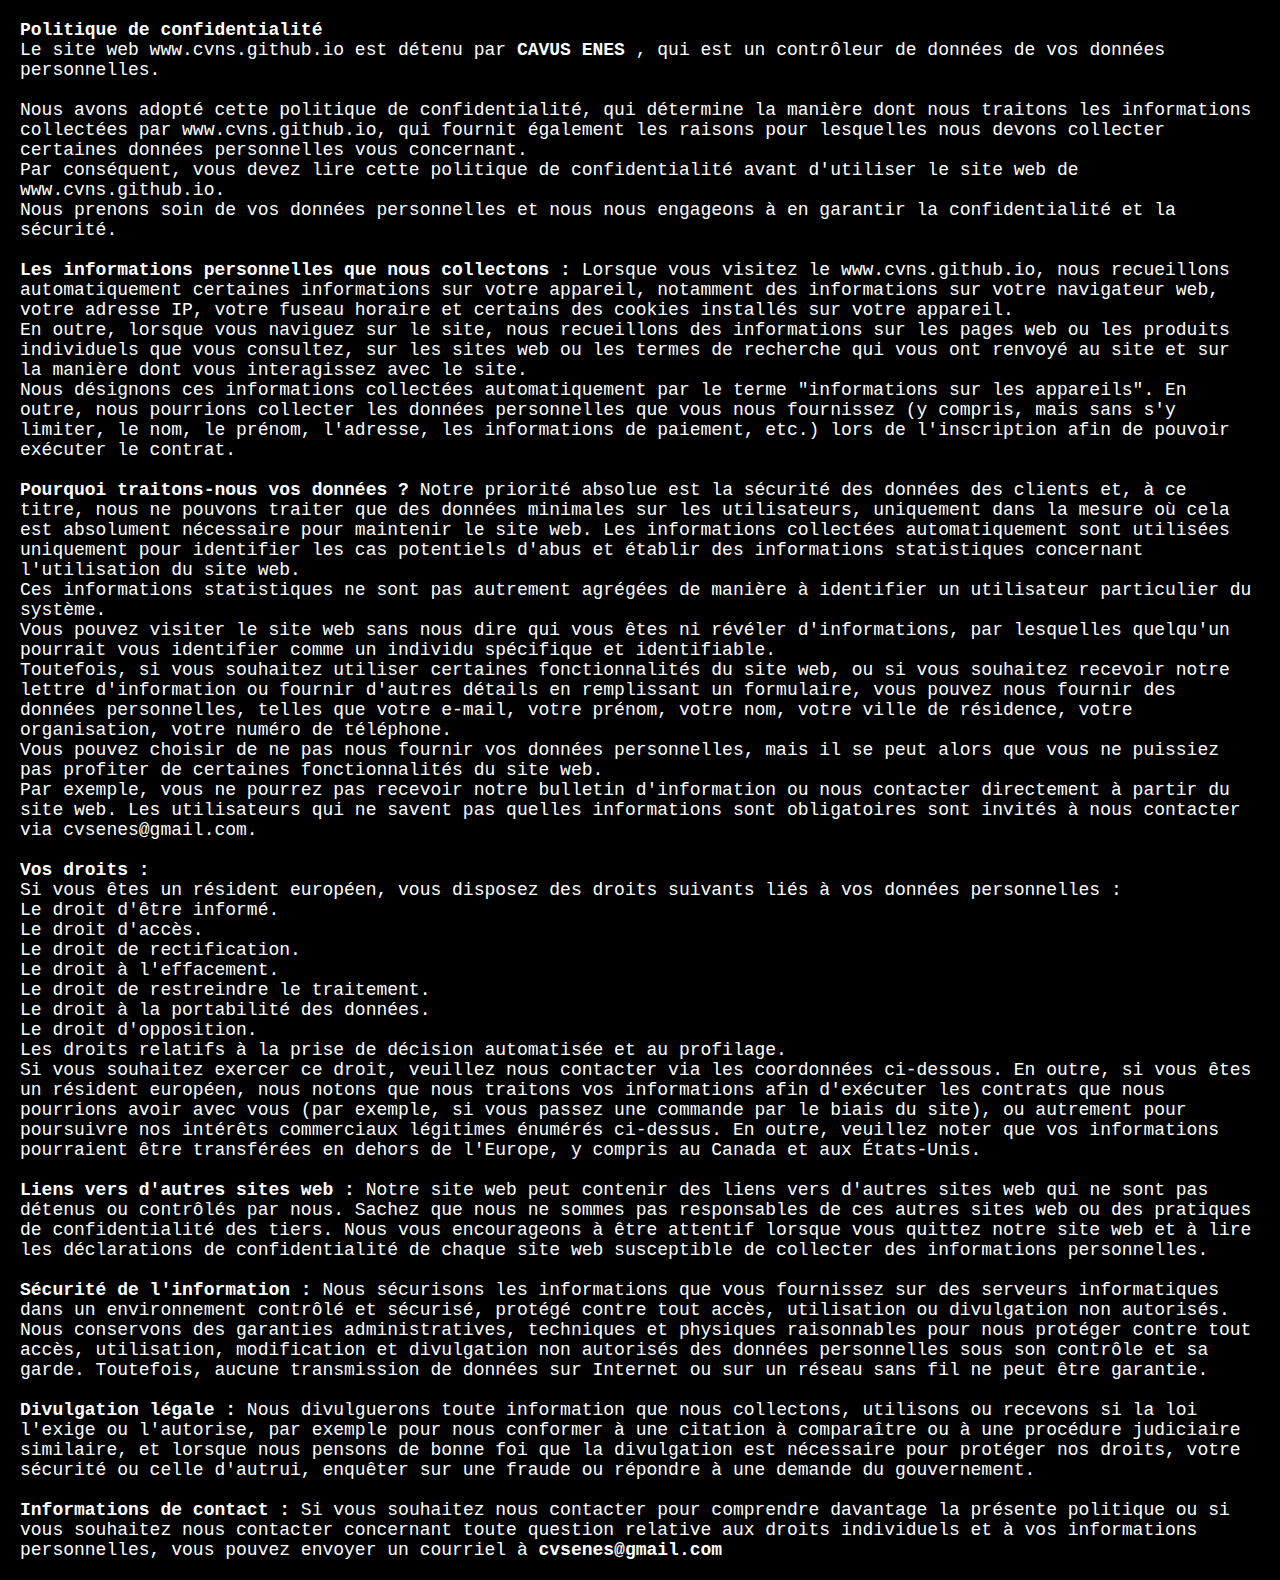
<file: pc.html>
<!DOCTYPE html>
<html lang="fr">
<head>
    <meta charset="UTF-8">
    <meta http-equiv="X-UA-Compatible" content="IE=edge">
    <meta name="viewport" content="width=device-width, initial-scale=1.0">
    <link rel="stylesheet" href="pc.css">
    <title>Politique de Confidentialité</title>

</head>
<body>
    <b> Politique de confidentialité</b> <br>
Le site web www.cvns.github.io est détenu par <b>CAVUS ENES </b>, qui est un contrôleur de données de vos données personnelles.

<br><br>Nous avons adopté cette politique de confidentialité, qui détermine la manière dont nous traitons les informations collectées par www.cvns.github.io, qui fournit également les raisons pour lesquelles nous devons collecter certaines données personnelles vous concernant. <br>Par conséquent, vous devez lire cette politique de confidentialité avant d'utiliser le site web de www.cvns.github.io.

<br>Nous prenons soin de vos données personnelles et nous nous engageons à en garantir la confidentialité et la sécurité.

<b><br><br>Les informations personnelles que nous collectons :</b>
Lorsque vous visitez le www.cvns.github.io, nous recueillons automatiquement certaines informations sur votre appareil, notamment des informations sur votre navigateur web, votre adresse IP, votre fuseau horaire et certains des cookies installés sur votre appareil.<br> En outre, lorsque vous naviguez sur le site, nous recueillons des informations sur les pages web ou les produits individuels que vous consultez, sur les sites web ou les termes de recherche qui vous ont renvoyé au site et sur la manière dont vous interagissez avec le site.<br> Nous désignons ces informations collectées automatiquement par le terme "informations sur les appareils". En outre, nous pourrions collecter les données personnelles que vous nous fournissez (y compris, mais sans s'y limiter, le nom, le prénom, l'adresse, les informations de paiement, etc.) lors de l'inscription afin de pouvoir exécuter le contrat.

<br><br><b>Pourquoi traitons-nous vos données ?</b>
Notre priorité absolue est la sécurité des données des clients et, à ce titre, nous ne pouvons traiter que des données minimales sur les utilisateurs, uniquement dans la mesure où cela est absolument nécessaire pour maintenir le site web. Les informations collectées automatiquement sont utilisées uniquement pour identifier les cas potentiels d'abus et établir des informations statistiques concernant l'utilisation du site web.<br>Ces informations statistiques ne sont pas autrement agrégées de manière à identifier un utilisateur particulier du système.

<br>Vous pouvez visiter le site web sans nous dire qui vous êtes ni révéler d'informations, par lesquelles quelqu'un pourrait vous identifier comme un individu spécifique et identifiable.<br> Toutefois, si vous souhaitez utiliser certaines fonctionnalités du site web, ou si vous souhaitez recevoir notre lettre d'information ou fournir d'autres détails en remplissant un formulaire, vous pouvez nous fournir des données personnelles, telles que votre e-mail, votre prénom, votre nom, votre ville de résidence, votre organisation, votre numéro de téléphone. <br>Vous pouvez choisir de ne pas nous fournir vos données personnelles, mais il se peut alors que vous ne puissiez pas profiter de certaines fonctionnalités du site web.<br> Par exemple, vous ne pourrez pas recevoir notre bulletin d'information ou nous contacter directement à partir du site web. Les utilisateurs qui ne savent pas quelles informations sont obligatoires sont invités à nous contacter via cvsenes@gmail.com.

<br><br><b> Vos droits : </b><br>
Si vous êtes un résident européen, vous disposez des droits suivants liés à vos données personnelles :

<br>Le droit d'être informé.
<br>Le droit d'accès.
<br>Le droit de rectification.
<br>Le droit à l'effacement.
<br>Le droit de restreindre le traitement.
<br>Le droit à la portabilité des données.
<br>Le droit d'opposition.
<br>Les droits relatifs à la prise de décision automatisée et au profilage.
<br>Si vous souhaitez exercer ce droit, veuillez nous contacter via les coordonnées ci-dessous.

En outre, si vous êtes un résident européen, nous notons que nous traitons vos informations afin d'exécuter les contrats que nous pourrions avoir avec vous (par exemple, si vous passez une commande par le biais du site), ou autrement pour poursuivre nos intérêts commerciaux légitimes énumérés ci-dessus. En outre, veuillez noter que vos informations pourraient être transférées en dehors de l'Europe, y compris au Canada et aux États-Unis.

<br><br><b>Liens vers d'autres sites web :</b>
Notre site web peut contenir des liens vers d'autres sites web qui ne sont pas détenus ou contrôlés par nous. Sachez que nous ne sommes pas responsables de ces autres sites web ou des pratiques de confidentialité des tiers. Nous vous encourageons à être attentif lorsque vous quittez notre site web et à lire les déclarations de confidentialité de chaque site web susceptible de collecter des informations personnelles.

<br><br><b>Sécurité de l'information :</b>
Nous sécurisons les informations que vous fournissez sur des serveurs informatiques dans un environnement contrôlé et sécurisé, protégé contre tout accès, utilisation ou divulgation non autorisés. Nous conservons des garanties administratives, techniques et physiques raisonnables pour nous protéger contre tout accès, utilisation, modification et divulgation non autorisés des données personnelles sous son contrôle et sa garde. Toutefois, aucune transmission de données sur Internet ou sur un réseau sans fil ne peut être garantie.

<br><br><b>Divulgation légale : </b>
Nous divulguerons toute information que nous collectons, utilisons ou recevons si la loi l'exige ou l'autorise, par exemple pour nous conformer à une citation à comparaître ou à une procédure judiciaire similaire, et lorsque nous pensons de bonne foi que la divulgation est nécessaire pour protéger nos droits, votre sécurité ou celle d'autrui, enquêter sur une fraude ou répondre à une demande du gouvernement.

<br><br><b> Informations de contact : </b>
Si vous souhaitez nous contacter pour comprendre davantage la présente politique ou si vous souhaitez nous contacter concernant toute question relative aux droits individuels et à vos informations personnelles, vous pouvez envoyer un courriel à <b>cvsenes@gmail.com</b>
</body>
</html>
</file>
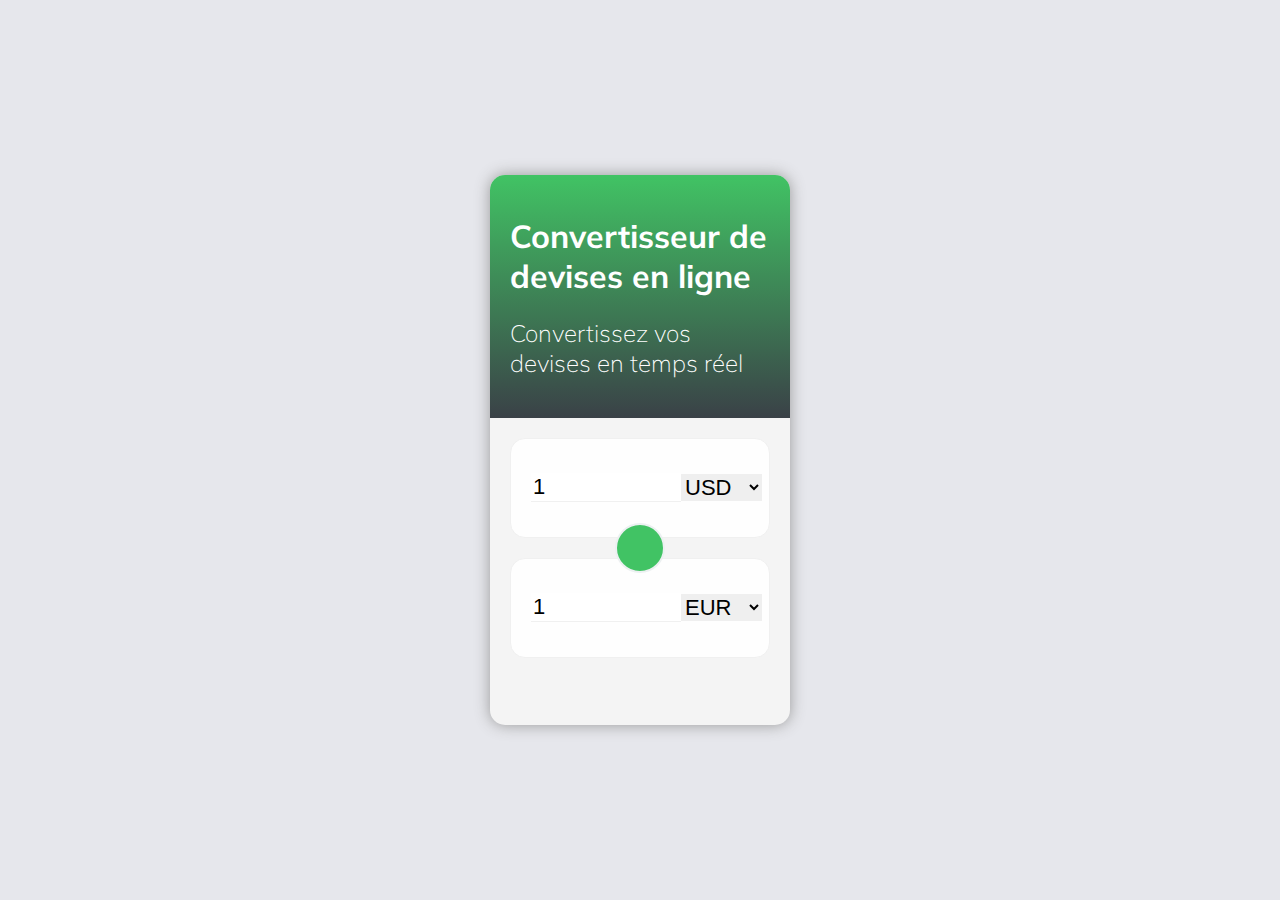
<file: tauxdechange.html>
<!DOCTYPE html>
<html lang="fr">
<head>
    <meta charset="UTF-8">
    <meta name="viewport" content="width=device-width, initial-scale=1.0">
    <title>Convertisseur de devises en ligne</title>
    <meta name="description" content="Convertissez vos devises en ligne avec notre convertisseur de devises gratuit et fiable. Utilisez notre outil pour obtenir des taux de change à jour en temps réel.">
    <meta name="keywords" content="convertisseur de devises, taux de change, devise, monnaie, conversion de devises">
    <link rel="stylesheet" href="tauxdechange.css">

</head>
<body>
    <div class="container">
        <div class="header">
            <h1>Convertisseur de devises en ligne</h1>
            <h2>Convertissez vos devises en temps réel</h2>
        </div>
        <div class="currency">
            <input type="number" id="fromAmount" placeholder="0" value=1 />
            <select id="from_currency">
                <option value="AED">AED</option>
                <option value="ARS">ARS</option>
                <option value="AUD">AUD</option>
                <option value="BGN">BGN</option>
                <option value="BRL">BRL</option>
                <option value="BSD">BSD</option>
                <option value="CAD">CAD</option>
                <option value="CHF">CHF</option>
                <option value="CLP">CLP</option>
                <option value="CNY">CNY</option>
                <option value="COP">COP</option>
                <option value="CZK">CZK</option>
                <option value="DKK">DKK</option>
                <option value="DOP">DOP</option>
                <option value="EGP">EGP</option>
                <option value="EUR">EUR</option>
                <option value="FJD">FJD</option>
                <option value="GBP">GBP</option>
                <option value="GTQ">GTQ</option>
                <option value="HKD">HKD</option>
                <option value="HRK">HRK</option>
                <option value="HUF">HUF</option>
                <option value="IDR">IDR</option>
                <option value="ILS">ILS</option>
                <option value="INR">INR</option>
                <option value="ISK">ISK</option>
                <option value="JPY">JPY</option>
                <option value="KRW">KRW</option>
                <option value="KZT">KZT</option>
                <option value="MXN">MXN</option>
                <option value="MYR">MYR</option>
                <option value="NOK">NOK</option>
                <option value="NZD">NZD</option>
                <option value="PAB">PAB</option>
                <option value="PEN">PEN</option>
                <option value="PHP">PHP</option>
                <option value="PKR">PKR</option>
                <option value="PLN">PLN</option>
                <option value="PYG">PYG</option>
                <option value="RON">RON</option>
                <option value="RUB">RUB</option>
                <option value="SAR">SAR</option>
                <option value="SEK">SEK</option>
                <option value="SGD">SGD</option>
                <option value="THB">THB</option>
                <option value="TRY">TRY</option>
                <option value="TWD">TWD</option>
                <option value="UAH">UAH</option>
                <option value="USD" selected>USD</option>
                <option value="UYU">UYU</option>
                <option value="VND">VND</option>
                <option value="ZAR">ZAR</option>
            </select>
        </div>
        <div class="middle">
            <button id="exchange">
                <i class="fas fa-sync-alt"></i>
            </button>
        </div>
        <div class="currency">
            <input type="number" id="toAmount" placeholder="0" value=1 />
            <select id="to_currency">
                <option value="AED">AED</option>
                <option value="ARS">ARS</option>
                <option value="AUD">AUD</option>
                <option value="BGN">BGN</option>
                <option value="BRL">BRL</option>
                <option value="BSD">BSD</option>
                <option value="CAD">CAD</option>
                <option value="CHF">CHF</option>
                <option value="CLP">CLP</option>
                <option value="CNY">CNY</option>
                <option value="COP">COP</option>
                <option value="CZK">CZK</option>
                <option value="DKK">DKK</option>
                <option value="DOP">DOP</option>
                <option value="EGP">EGP</option>
                <option value="EUR" selected>EUR</option>
                <option value="FJD">FJD</option>
                <option value="GBP">GBP</option>
                <option value="GTQ">GTQ</option>
                <option value="HKD">HKD</option>
                <option value="HRK">HRK</option>
                <option value="HUF">HUF</option>
                <option value="IDR">IDR</option>
                <option value="ILS">ILS</option>
                <option value="INR">INR</option>
                <option value="ISK">ISK</option>
                <option value="JPY">JPY</option>
                <option value="KRW">KRW</option>
                <option value="KZT">KZT</option>
                <option value="MXN">MXN</option>
                <option value="MYR">MYR</option>
                <option value="NOK">NOK</option>
                <option value="NZD">NZD</option>
                <option value="PAB">PAB</option>
                <option value="PEN">PEN</option>
                <option value="PHP">PHP</option>
                <option value="PKR">PKR</option>
                <option value="PLN">PLN</option>
                <option value="PYG">PYG</option>
                <option value="RON">RON</option>
                <option value="RUB">RUB</option>
                <option value="SAR">SAR</option>
                <option value="SEK">SEK</option>
                <option value="SGD">SGD</option>
                <option value="THB">THB</option>
                <option value="TRY">TRY</option>
                <option value="TWD">TWD</option>
                <option value="UAH">UAH</option>
                <option value="USD">USD</option>
                <option value="UYU">UYU</option>
                <option value="VND">VND</option>
                <option value="ZAR">ZAR</option>
            </select>
        </div>
        <div class="rate" id="rate"></div>
    </div>

    <script>
        const fromCurrency = document.getElementById("from_currency");
        const fromAmount = document.getElementById("fromAmount");
        const toCurrency = document.getElementById("to_currency");
        const toAmount = document.getElementById("toAmount");

        const rateValue = document.getElementById("rate");
        const exchange = document.getElementById("exchange");

        fromCurrency.addEventListener("change", calculate);
        fromAmount.addEventListener("input", calculate);
        toCurrency.addEventListener("change", calculate);
        toAmount.addEventListener("input", calculate);

        exchange.addEventListener("click", () => {
            const temp = fromCurrency.value;
            fromCurrency.value = toCurrency.value;
            toCurrency.value = temp;
            calculate();
        });

        function calculate() {
            const from_currency = fromCurrency.value;
            const to_currency = toCurrency.value;

            fetch(`https://api.exchangerate-api.com/v4/latest/${from_currency}`)
                .then((res) => res.json())
                .then((res) => {
                    const rate = res.rates[to_currency];
                    rateValue.innerText = `1 ${from_currency} = ${rate} ${to_currency}`;
                    toAmount.value = (fromAmount.value * rate).toFixed(2);
                });
        }

        calculate();
    </script>
</body>
</html>
</file>
<file: pc.css>
body {
    background-color: black;
    color:white;
    font-family: 'Courier New', Courier, monospace;
    font-size: large;
    margin: 10px;
    padding: 10px;
}
</file>
<file: tauxdechange.css>
@import url("https://fonts.googleapis.com/css?family=Muli&display=swap");

* {
  box-sizing: border-box;
}

body {
  background-color: #e6e7ec;
  font-family: "Muli", sans-serif;
  display: flex;
  justify-content: center;
  flex-direction: column;
  align-items: center;
  height: 100vh;
  margin: 0;
}

.container {
  background-color: #f4f4f4;
  height: 550px;
  width: 300px;
  border-radius: 15px;
  -webkit-box-shadow: 0 0 15px #999;
  -moz-box-shadow: 0 0 15px #999;
  box-shadow: 0 0 15px #999;
}

h2 {
  font-weight: 200;
}

.header {
  background-image: linear-gradient(#41c364, #3a4147);
  color: #fff;
  padding: 20px;
  margin: 0;
  border-radius: 15px 15px 0 0;
  margin-bottom: 20px;
}

.currency {
  display: flex;
  align-items: center;
  justify-content: space-between;
  height: 100px;
  background-color: #fefefe;
  border-radius: 15px;
  margin: 10px 20px;
  border: 1px solid #f0f0f0;
}

.currency input {
  border: none;
  font-size: 22px;
  text-align: left;
  margin-left: 20px;
  outline: none;
  width: 150px;
  border-bottom: 1px solid #f0f0f0;
}

input::-webkit-outer-spin-button,
input::-webkit-inner-spin-button {
  -webkit-appearance: none;
  margin: 0;
}

input[type="number"] {
  -moz-appearance: textfield;
}

.currency select {
  border: 0;
  padding-right: 10px;
  font-size: 22px;
  margin-right: 20px;
}

.middle {
  display: flex;
  align-items: center;
  justify-content: center;
}

.middle button {
  background-color: #41c364;
  border: 2px solid #ecf0f1;
  border-radius: 50%;
  cursor: pointer;
  color: #fff;
  font-size: 18px;
  display: flex;
  align-items: center;
  justify-content: center;
  height: 50px;
  width: 50px;
  transform: rotate(90deg);
  z-index: 1;
  position: absolute;
  outline: none;
}

.middle button:active {
  transform: rotate(90deg) scale(0.9);
}

.rate {
  font-size: 14px;
  display: flex;
  align-items: center;
  justify-content: center;
  height: 30px;
  padding: 0 10px;
  margin: 10px 15px 30px 25px;
  color: #a8a8a8;
  text-transform: uppercase;
}
</file>
